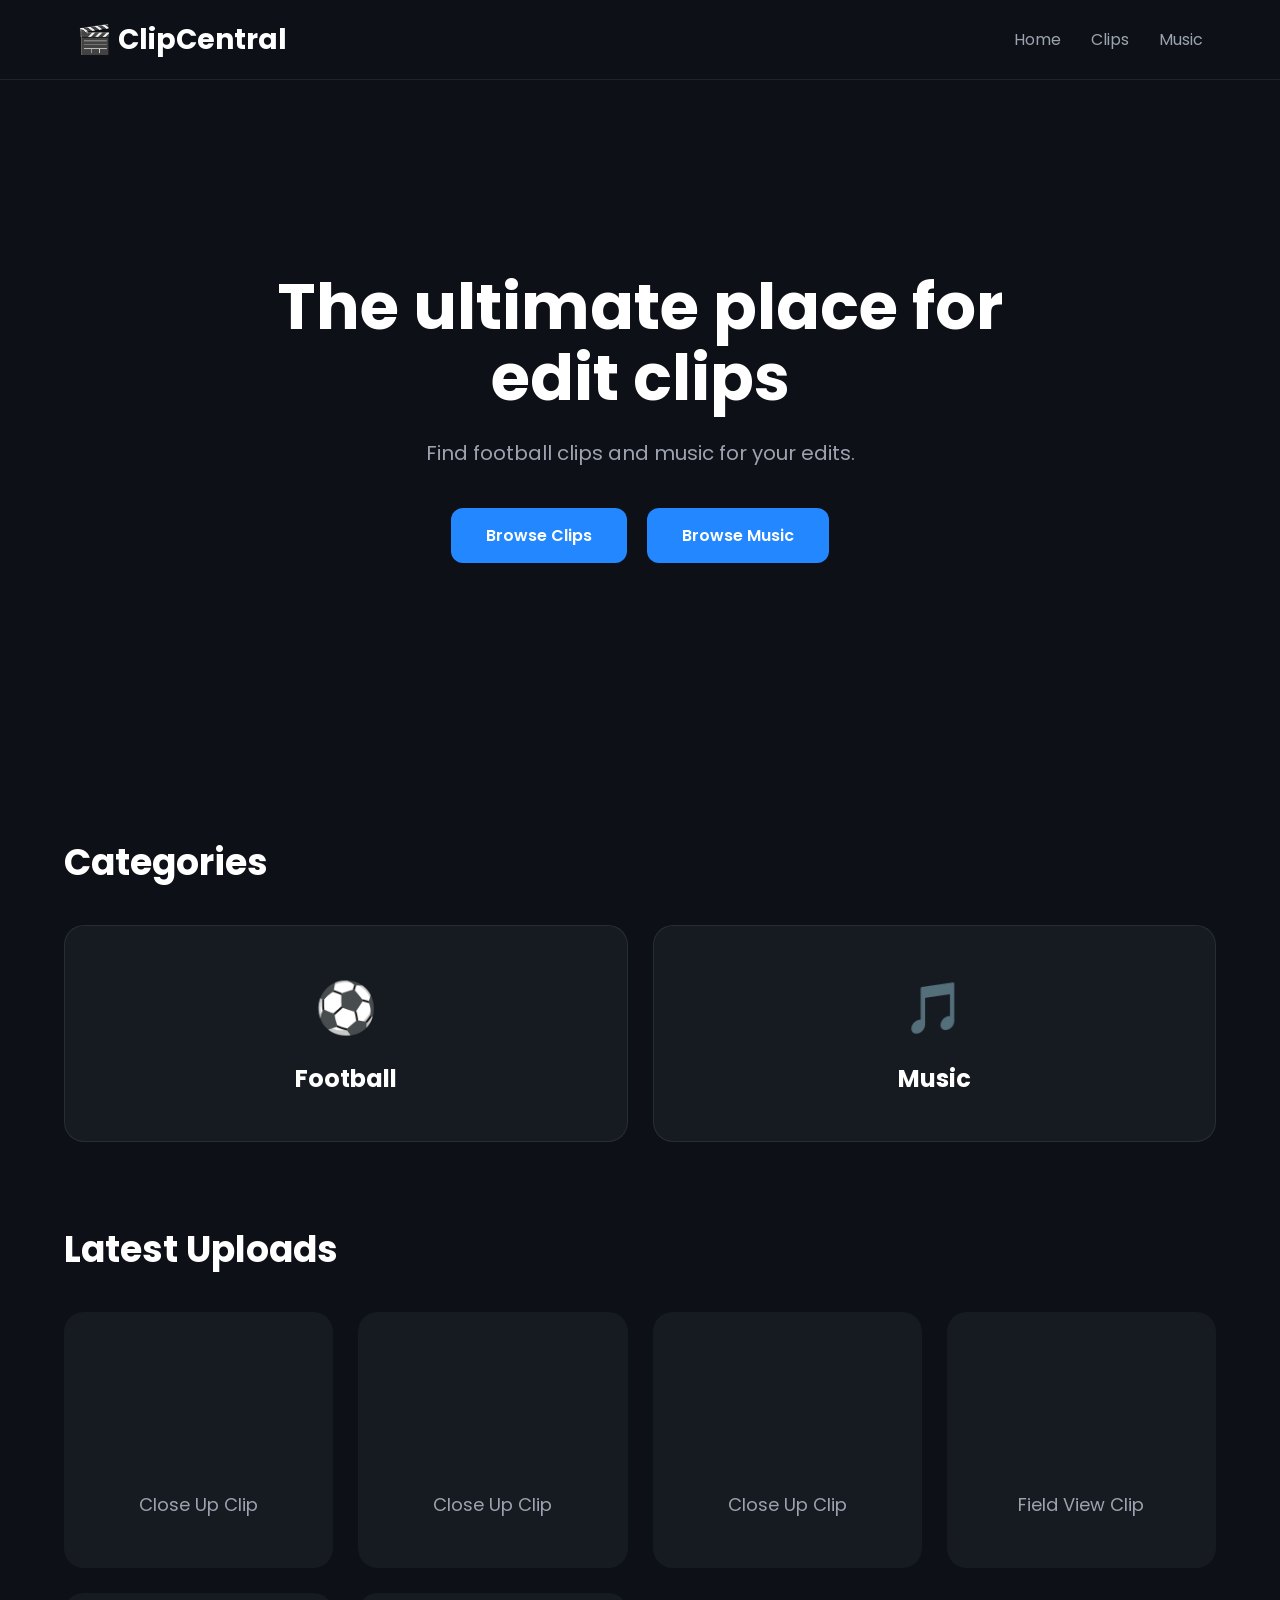
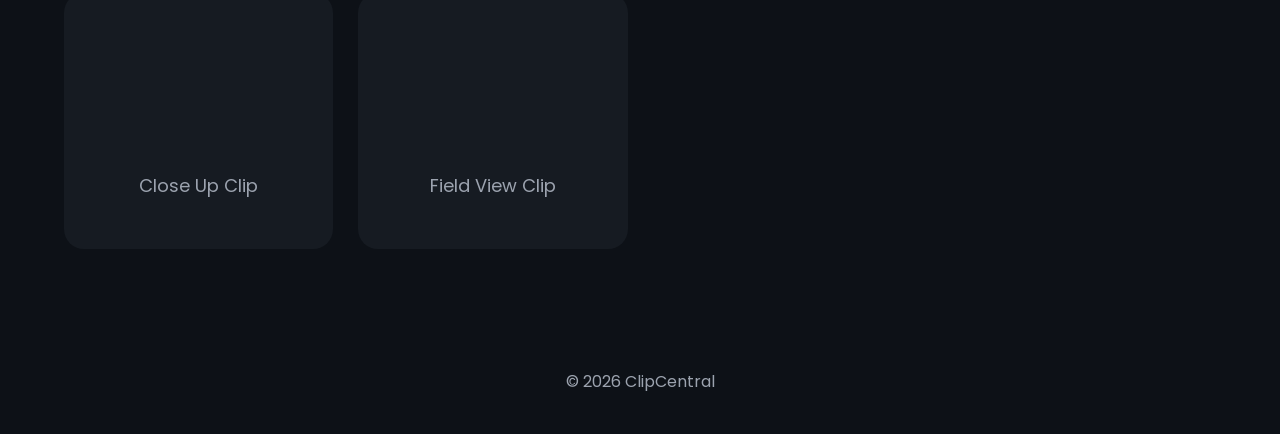
<file: index.html>
<!DOCTYPE html>
<html lang="en">

<head>

<meta charset="UTF-8">

<meta name="viewport" content="width=device-width, initial-scale=1.0">

<title>ClipCentral | Home</title>

<link rel="stylesheet" href="css/style.css">

<link rel="preconnect" href="https://fonts.googleapis.com">

<link href="https://fonts.googleapis.com/css2?family=Poppins:wght@400;500;600;700&display=swap" rel="stylesheet">

</head>


<body>


<header>

<div class="logo">
🎬 ClipCentral
</div>


<nav>

<a href="index.html">Home</a>

<a href="clubs.html">Clips</a>

<a href="music.html">Music</a>

</nav>


</header>






<section class="home-hero">


<div class="hero-content">


<h1>
The ultimate place for edit clips
</h1>


<p>
Find football clips and music for your edits.
</p>




<div class="hero-buttons">


<a href="clubs.html">
Browse Clips
</a>


<a href="music.html">
Browse Music
</a>


</div>


</div>


</section>








<section class="home-section">


<h2>
Categories
</h2>



<div class="home-grid">



<a href="clubs.html?category=football" class="home-card">


⚽


<h3>
Football
</h3>


</a>





<a href="music.html" class="home-card">


🎵


<h3>
Music
</h3>


</a>



</div>



</section>








<section class="home-section">


<h2>
Latest Uploads
</h2>



<div class="preview-grid" id="latestUploads">


<div class="preview-card">

Loading...

</div>


</div>



</section>






<footer>

© 2026 ClipCentral

</footer>





<script src="js/home.js"></script>


</body>

</html>
</file>
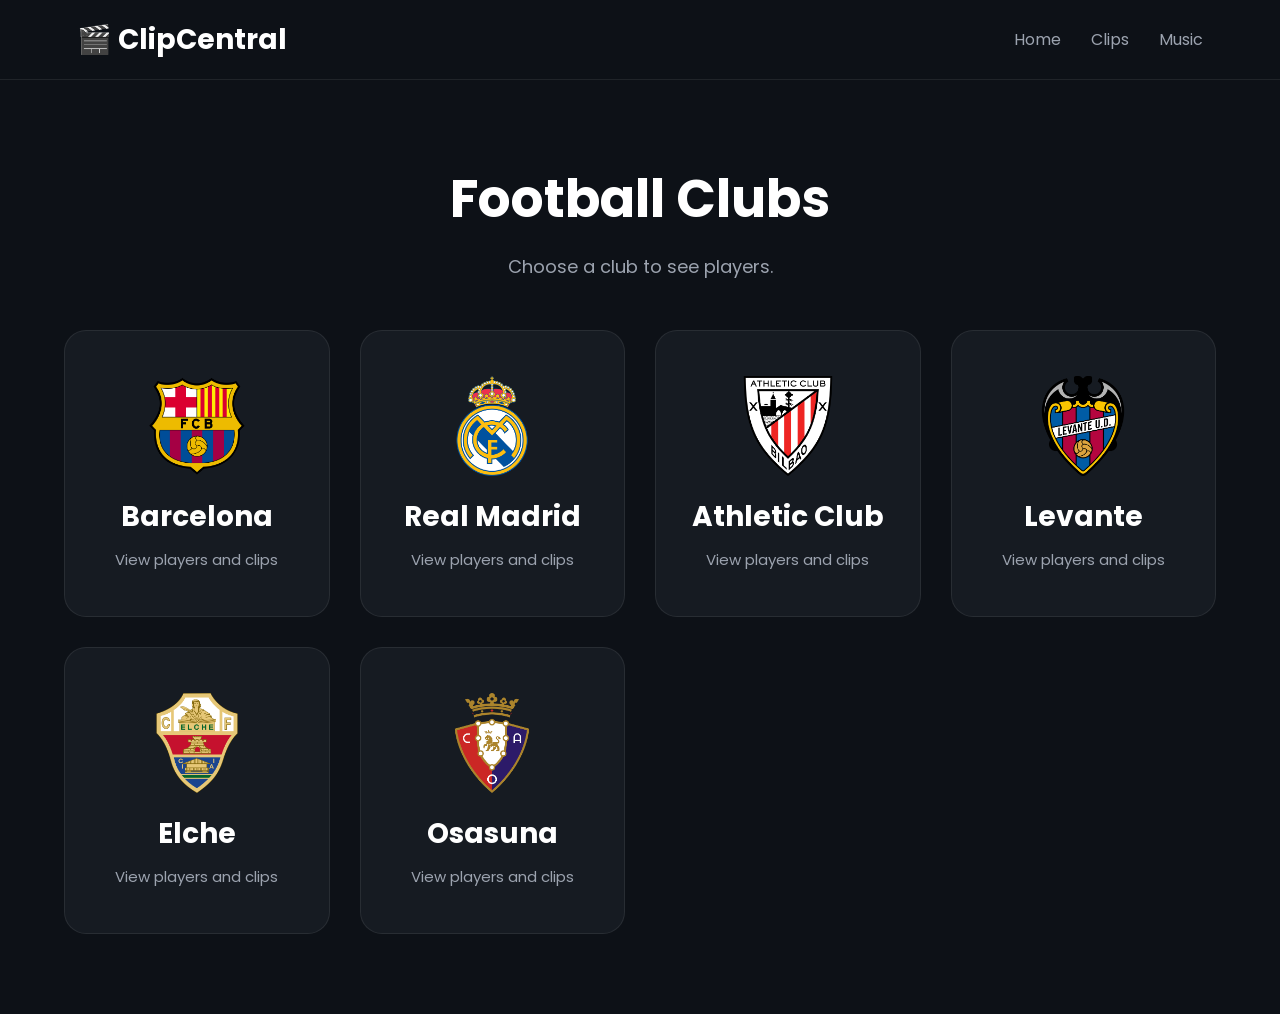
<file: clubs.html>
<!DOCTYPE html>
<html lang="en">

<head>

    <meta charset="UTF-8">

    <meta name="viewport" content="width=device-width, initial-scale=1.0">

    <title>ClipCentral | Clubs</title>

    <link rel="stylesheet" href="css/style.css">
    <link rel="stylesheet" href="css/clubs.css">

    <link rel="preconnect" href="https://fonts.googleapis.com">

    <link href="https://fonts.googleapis.com/css2?family=Poppins:wght@400;500;600;700&display=swap" rel="stylesheet">

</head>

<body>


<header>

    <div class="logo">
        🎬 ClipCentral
    </div>


    <nav>

        <a href="index.html">Home</a>

        <a href="clubs.html">Clips</a>

        <a href="music.html">Music</a>

    </nav>

</header>



<section class="hero">

    <h1 id="categoryTitle">
        Football Clubs
    </h1>

    <p>
        Choose a club to see players.
    </p>

</section>




<section class="club-grid" id="clubContainer">


    <!-- Clubs are loaded by JavaScript -->


</section>




<script src="js/clubs.js"></script>


</body>

</html>
</file>
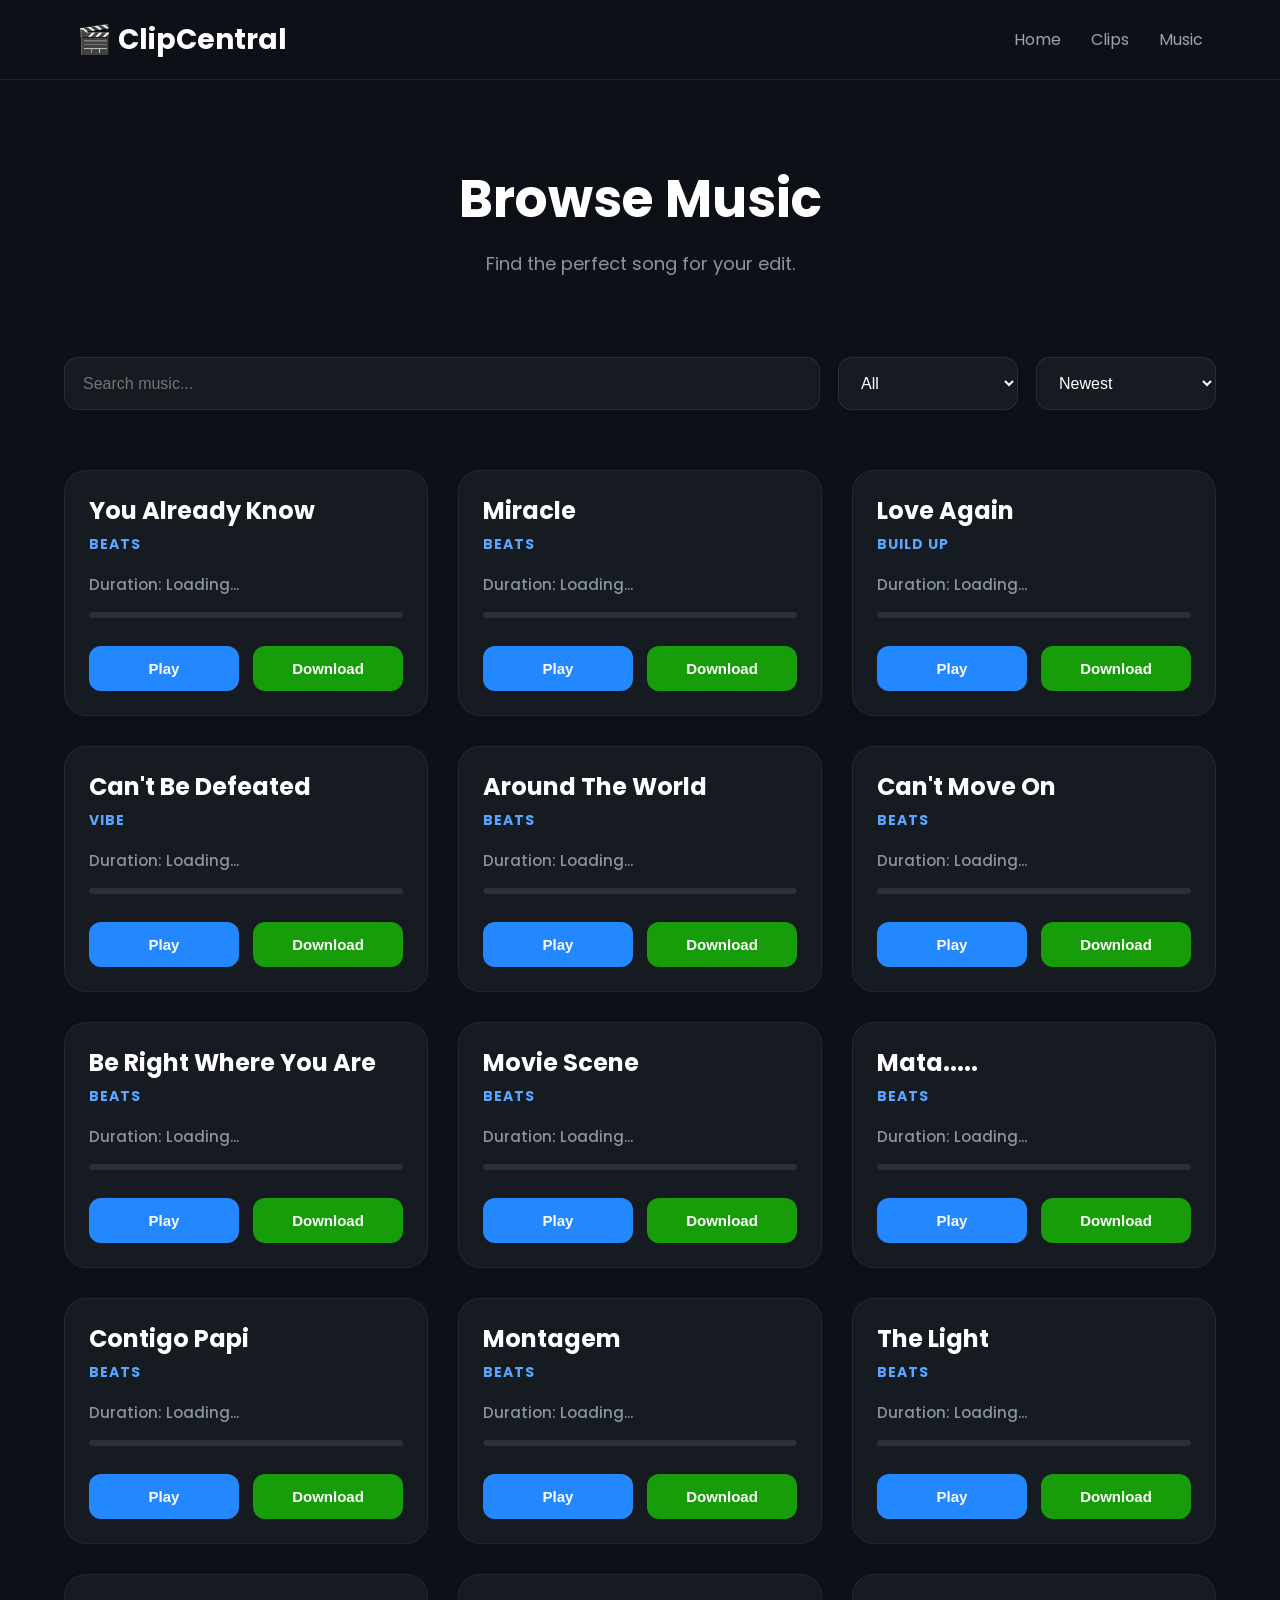
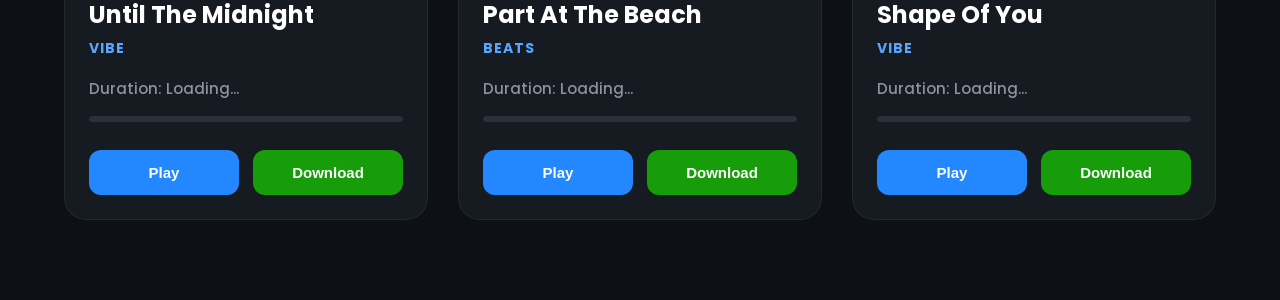
<file: music.html>
<!DOCTYPE html>
<html lang="en">
<head>
    <meta charset="UTF-8">
    <meta name="viewport" content="width=device-width, initial-scale=1.0">
    <title>ClipCentral | Music</title>

    <link rel="stylesheet" href="css/style.css">
    <link rel="stylesheet" href="css/music.css">

    <link rel="preconnect" href="https://fonts.googleapis.com">
    <link href="https://fonts.googleapis.com/css2?family=Poppins:wght@300;400;500;600;700&display=swap" rel="stylesheet">
</head>
<body>

<header>

    <div class="logo">
        🎬 ClipCentral
    </div>

    <nav>
        <a href="index.html">Home</a>
        <a href="clubs.html">Clips</a>
        <a href="music.html">Music</a>
    </nav>

</header>

<section class="page-title">

    <h1>Browse Music</h1>

    <p>Find the perfect song for your edit.</p>

</section>

<section class="search-area">

    <input
        type="text"
        id="searchInput"
        placeholder="Search music..."
    >

    <select id="genreFilter">
    <option value="All">All</option>
    <option value="Beats">Beats</option>
    <option value="Vibe">Vibe</option>
    <option value="Build Up">Build Up</option>
</select>

    <select id="sortFilter">
        <option value="Newest">Newest</option>
        <option value="Oldest">Oldest</option>
        <option value="A-Z">A-Z</option>
    </select>

</section>

<section id="musicContainer" class="clips-grid">

    <!-- JavaScript creates all music cards -->

</section>

<script src="js/music.js"></script>

</body>
</html>
</file>
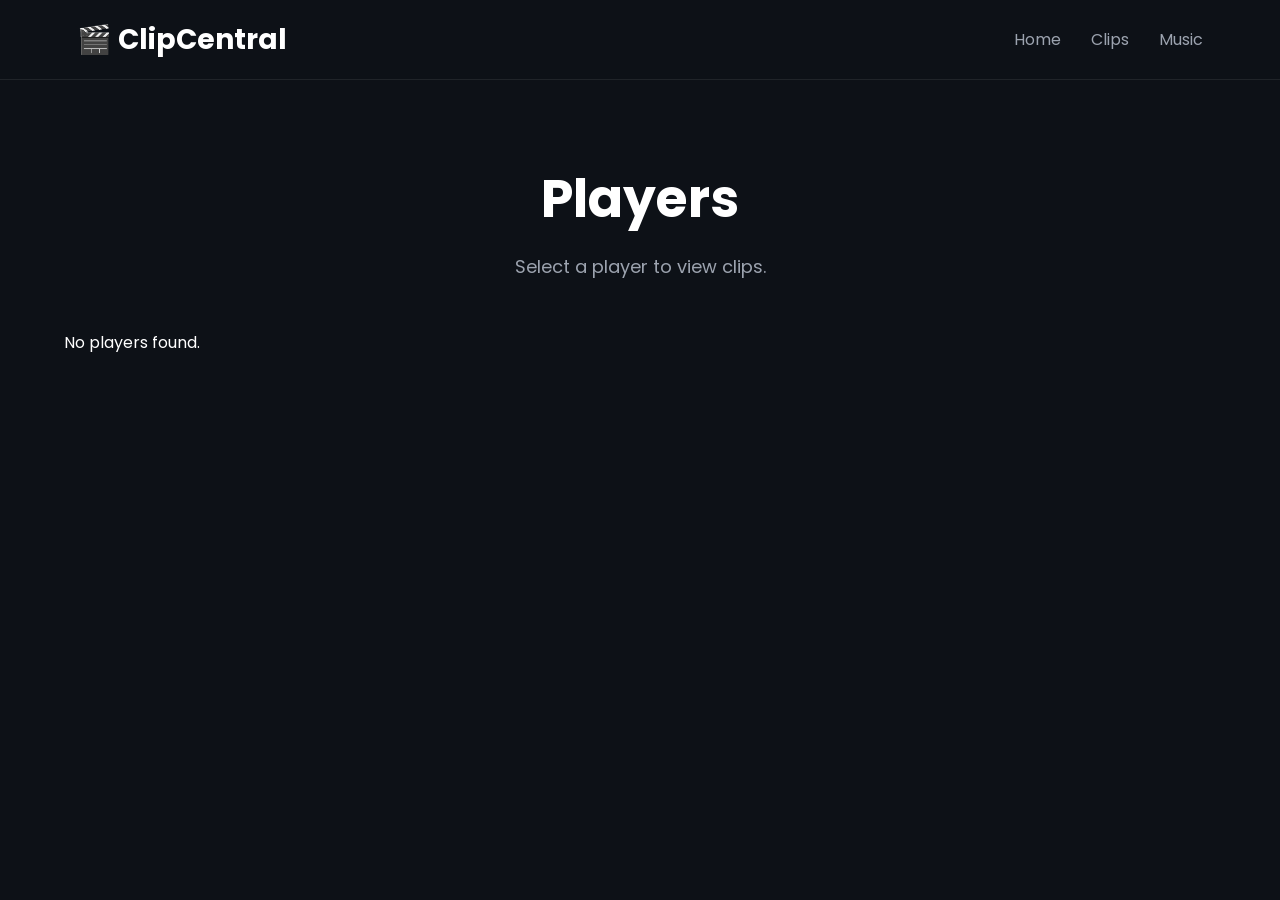
<file: players.html>
<!DOCTYPE html>
<html lang="en">

<head>

    <meta charset="UTF-8">

    <meta name="viewport" content="width=device-width, initial-scale=1.0">

    <title>ClipCentral | Players</title>

    <link rel="stylesheet" href="css/style.css">
    <link rel="stylesheet" href="css/players.css">

    <link rel="preconnect" href="https://fonts.googleapis.com">

    <link href="https://fonts.googleapis.com/css2?family=Poppins:wght@400;500;600;700&display=swap" rel="stylesheet">

</head>


<body>


<header>

    <div class="logo">

        🎬 ClipCentral

    </div>


    <nav>

        <a href="index.html">Home</a>

        <a href="clubs.html">Clips</a>

        <a href="music.html">Music</a>

    </nav>

</header>



<section class="hero">


    <h1 id="clubTitle">

        Players

    </h1>


    <p>

        Select a player to view clips.

    </p>


</section>




<section class="player-grid" id="playerContainer">


    <!-- Players generated by JavaScript -->


</section>




<script src="js/players.js"></script>


</body>

</html>
</file>
<file: css/style.css>
/* ===========================
   ClipCentral Global Style
=========================== */


*{

    margin:0;

    padding:0;

    box-sizing:border-box;

}



body{

    background:#0d1117;

    color:white;

    font-family:'Poppins',sans-serif;

}



/* ===========================
   Header
=========================== */


header{

    width:100%;

    height:80px;

    display:flex;

    align-items:center;

    justify-content:space-between;

    padding:0 6%;

    background:#0d1117;

    border-bottom:1px solid rgba(255,255,255,.08);

    position:sticky;

    top:0;

    z-index:100;

}



.logo{

    font-size:28px;

    font-weight:700;

}



nav{

    display:flex;

    gap:30px;

}



nav a{

    color:#9ca3af;

    text-decoration:none;

    font-size:16px;

    transition:.3s;

}



nav a:hover{

    color:white;

}



/* ===========================
   Homepage Hero
=========================== */


.home-hero{

    min-height:75vh;

    display:flex;

    align-items:center;

    justify-content:center;

    text-align:center;

    padding:40px;

}



.hero-content{

    max-width:800px;

}



.hero-content h1{

    font-size:64px;

    line-height:1.1;

    margin-bottom:25px;

}



.hero-content p{

    color:#9ca3af;

    font-size:20px;

    margin-bottom:40px;

}





/* Buttons */


.hero-buttons{

    display:flex;

    justify-content:center;

    gap:20px;

}



.hero-buttons a{

    background:#2388ff;

    color:white;

    padding:15px 35px;

    border-radius:12px;

    text-decoration:none;

    font-weight:600;

    transition:.3s;

}



.hero-buttons a:hover{

    transform:translateY(-5px);

    background:#58a6ff;

}



/* ===========================
   Sections
=========================== */


.home-section{

    width:90%;

    max-width:1400px;

    margin:80px auto;

}



.home-section h2{

    font-size:36px;

    margin-bottom:35px;

}



/* ===========================
   Home Cards
=========================== */


.home-grid{

    display:grid;

    grid-template-columns:repeat(auto-fit,minmax(220px,1fr));

    gap:25px;

}



.home-card{

    background:#161b22;

    border:1px solid rgba(255,255,255,.08);

    border-radius:20px;

    padding:45px;

    text-align:center;

    color:white;

    text-decoration:none;

    font-size:50px;

    transition:.3s;

}



.home-card h3{

    font-size:24px;

    margin-top:15px;

}



.home-card:hover{

    transform:translateY(-10px);

    border-color:#58a6ff;

}



/* ===========================
   Preview Cards
=========================== */


.preview-grid{

    display:grid;

    grid-template-columns:repeat(auto-fit,minmax(250px,1fr));

    gap:25px;

}



.preview-card{

    background:#161b22;

    border-radius:20px;

    padding:50px;

    text-align:center;

    font-size:45px;

}



.preview-card p{

    font-size:18px;

    color:#9ca3af;

    margin-top:15px;

}



/* ===========================
   Footer
=========================== */


footer{

    text-align:center;

    padding:40px;

    color:#9ca3af;

}



/* ===========================
   Mobile
=========================== */


@media(max-width:768px){


    header{

        flex-direction:column;

        height:auto;

        padding:20px;

        gap:20px;

    }



    nav{

        gap:15px;

    }



    .hero-content h1{

        font-size:40px;

    }



    .hero-buttons{

        flex-direction:column;

    }


}

/* ===========================
   Latest Upload Videos
=========================== */


.preview-card video{

    width:100%;

    aspect-ratio:16/9;

    object-fit:cover;

    border-radius:12px;

}



.preview-card{

    overflow:hidden;

}


.preview-card p{

    margin-top:15px;

}
</file>
<file: css/clubs.css>
/* ===========================
   ClipCentral Clubs Page
=========================== */

.hero{

    text-align:center;

    padding:80px 20px 50px;

}


.hero h1{

    font-size:52px;

    margin-bottom:15px;

}


.hero p{

    color:#9ca3af;

    font-size:18px;

}


/* ===========================
   Club Grid
=========================== */


.club-grid{

    width:90%;

    max-width:1400px;

    margin:0 auto 80px;

    display:grid;

    grid-template-columns:repeat(auto-fit,minmax(260px,1fr));

    gap:30px;

}



/* ===========================
   Club Cards
=========================== */


.club-card{

    background:#161b22;

    border:1px solid rgba(255,255,255,.08);

    border-radius:22px;

    padding:45px 25px;

    text-align:center;

    color:white;

    text-decoration:none;

    transition:.35s;

    position:relative;

    overflow:hidden;

}



.club-card:hover{

    transform:translateY(-10px);

    border-color:#58a6ff;

    box-shadow:
    0 20px 45px rgba(88,166,255,.18);

}



/* ===========================
   Club Logo
=========================== */


.club-logo{

    width:100px;
    height:100px;

    margin:0 auto 20px;

    display:flex;
    justify-content:center;
    align-items:center;
}

.club-logo img{

    width:100%;
    height:100%;

    object-fit:contain;

    display:block;
}



/* ===========================
   Text
=========================== */


.club-card h2{

    font-size:28px;

    margin-bottom:10px;

}


.club-card p{

    color:#9ca3af;

    font-size:15px;

}



/* ===========================
   Loading
=========================== */


.loading{

    text-align:center;

    color:#9ca3af;

    font-size:20px;

    padding:50px;

}



/* ===========================
   Mobile
=========================== */


@media(max-width:768px){


    .hero h1{

        font-size:38px;

    }


    .club-grid{

        grid-template-columns: 1fr;

    }


}
</file>
<file: css/music.css>
/* ===========================
   Music Page
=========================== */

.page-title{

    text-align:center;
    padding:80px 20px 45px;

}

.page-title h1{

    font-size:52px;
    margin-bottom:12px;

}

.page-title p{

    color:#8b949e;
    font-size:18px;

}

/* ===========================
   Search Area
=========================== */

.search-area{

    width:90%;
    max-width:1200px;

    margin:35px auto 60px;

    display:flex;
    gap:18px;
    flex-wrap:wrap;
    justify-content:center;

}

.search-area input,
.search-area select{

    background:#161b22;
    color:#fff;

    border:1px solid rgba(255,255,255,.08);
    border-radius:14px;

    padding:16px 18px;

    font-size:16px;

    outline:none;

    transition:.25s;

}

.search-area input{

    flex:1;
    min-width:280px;

}

.search-area select{

    min-width:180px;

}

.search-area input:focus,
.search-area select:focus{

    border-color:#58a6ff;
    box-shadow:0 0 15px rgba(88,166,255,.25);

}

/* ===========================
   Music Grid
=========================== */

.clips-grid{

    width:90%;
    max-width:1450px;

    margin:auto;

    display:grid;

    grid-template-columns:repeat(auto-fill,minmax(320px,1fr));

    gap:30px;

    padding-bottom:80px;

}

/* ===========================
   Music Card
=========================== */

.clip-card{

    background:#161b22;

    border:1px solid rgba(255,255,255,.06);

    border-radius:22px;

    overflow:hidden;

    transition:.25s;

}

.clip-card:hover{

    transform:translateY(-8px);

    border-color:#58a6ff;

    box-shadow:0 18px 40px rgba(0,0,0,.35);

}

.clip-info{

    padding:24px;

}

.clip-info h2{

    font-size:24px;

    margin-bottom:8px;

    line-height:1.3;

}

.category{

    color:#58a6ff;

    font-size:14px;

    font-weight:700;

    text-transform:uppercase;

    letter-spacing:1px;

    margin-bottom:18px;

}

.tags{

    color:#8b949e;

    font-size:15px;

    margin-bottom:16px;

}

.duration{

    font-weight:500;

}

/* ===========================
   Progress Bar
=========================== */

.song-progress{

    width:100%;

    height:6px;

    margin-bottom:24px;

    appearance:none;

    border:none;

    border-radius:999px;

    overflow:hidden;

}

.song-progress::-webkit-progress-bar{

    background:#2b3139;

    border-radius:999px;

}

.song-progress::-webkit-progress-value{

    background:#2388ff;

    border-radius:999px;

}

.song-progress::-moz-progress-bar{

    background:#2388ff;

    border-radius:999px;

}

/* ===========================
   Hide Audio
=========================== */

audio{

    display:none;

}

/* ===========================
   Buttons
=========================== */

.card-buttons{

    display:flex;

    gap:14px;

}

.card-buttons button{

    flex:1;

    padding:14px;

    border:none;

    border-radius:12px;

    font-size:15px;

    font-weight:600;

    cursor:pointer;

    transition:.25s;

}

.preview-btn{

    background:#2388ff;

    color:white;

}

.preview-btn:hover{

    background:#4ba0ff;

}

.download-btn{

    background:#179c0a;

    color:white;

}

.download-btn:hover{

    background:#29be0e;

}

/* ===========================
   Responsive
=========================== */

@media(max-width:768px){

    .page-title h1{

        font-size:40px;

    }

    .search-area{

        flex-direction:column;

    }

    .search-area input,
    .search-area select{

        width:100%;

    }

    .clips-grid{

        grid-template-columns:1fr;

    }

    .card-buttons{

        flex-direction:column;

    }

}

.tag-list{

    display:flex;

    flex-wrap:wrap;

    gap:8px;

    margin-bottom:15px;

}

.tag-list span{

    background:#21262d;

    color:#fff;

    padding:6px 12px;

    border-radius:999px;

    font-size:13px;

    font-weight:500;

}
</file>
<file: css/players.css>
/* ===========================
   ClipCentral Players Page
=========================== */


.hero{

    text-align:center;

    padding:80px 20px 50px;

}


.hero h1{

    font-size:52px;

    margin-bottom:15px;

}


.hero p{

    color:#9ca3af;

    font-size:18px;

}



/* ===========================
   Player Grid
=========================== */


.player-grid{

    width:90%;

    max-width:1400px;

    margin:0 auto 80px;

    display:grid;

    grid-template-columns:repeat(auto-fit,minmax(240px,1fr));

    gap:30px;

}




/* ===========================
   Player Cards
=========================== */


.player-card{


    background:#161b22;


    border:1px solid rgba(255,255,255,.08);


    border-radius:22px;


    padding:45px 25px;


    text-align:center;


    text-decoration:none;


    color:white;


    transition:.35s;


}



.player-card:hover{


    transform:translateY(-10px);


    border-color:#58a6ff;


    box-shadow:
    0 20px 45px rgba(88,166,255,.18);


}




/* ===========================
   Player Image
=========================== */


.player-image{

    width:120px;

    height:120px;

    border-radius:50%;

    margin:auto;

    display:flex;

    justify-content:center;

    align-items:center;

    background:#0d1117;

    overflow:hidden;

    margin-bottom:25px;

    font-size:60px;

}



.player-image img{

    width:100%;

    height:100%;

    object-fit: contain;

}





/* ===========================
   Text
=========================== */


.player-card h2{


    font-size:25px;


    margin-bottom:10px;


}



.player-card p{


    color:#9ca3af;


}





/* ===========================
   Mobile
=========================== */


@media(max-width:768px){


    .hero h1{


        font-size:38px;


    }



    .player-grid{


        grid-template-columns:1fr;


    }


}
</file>
